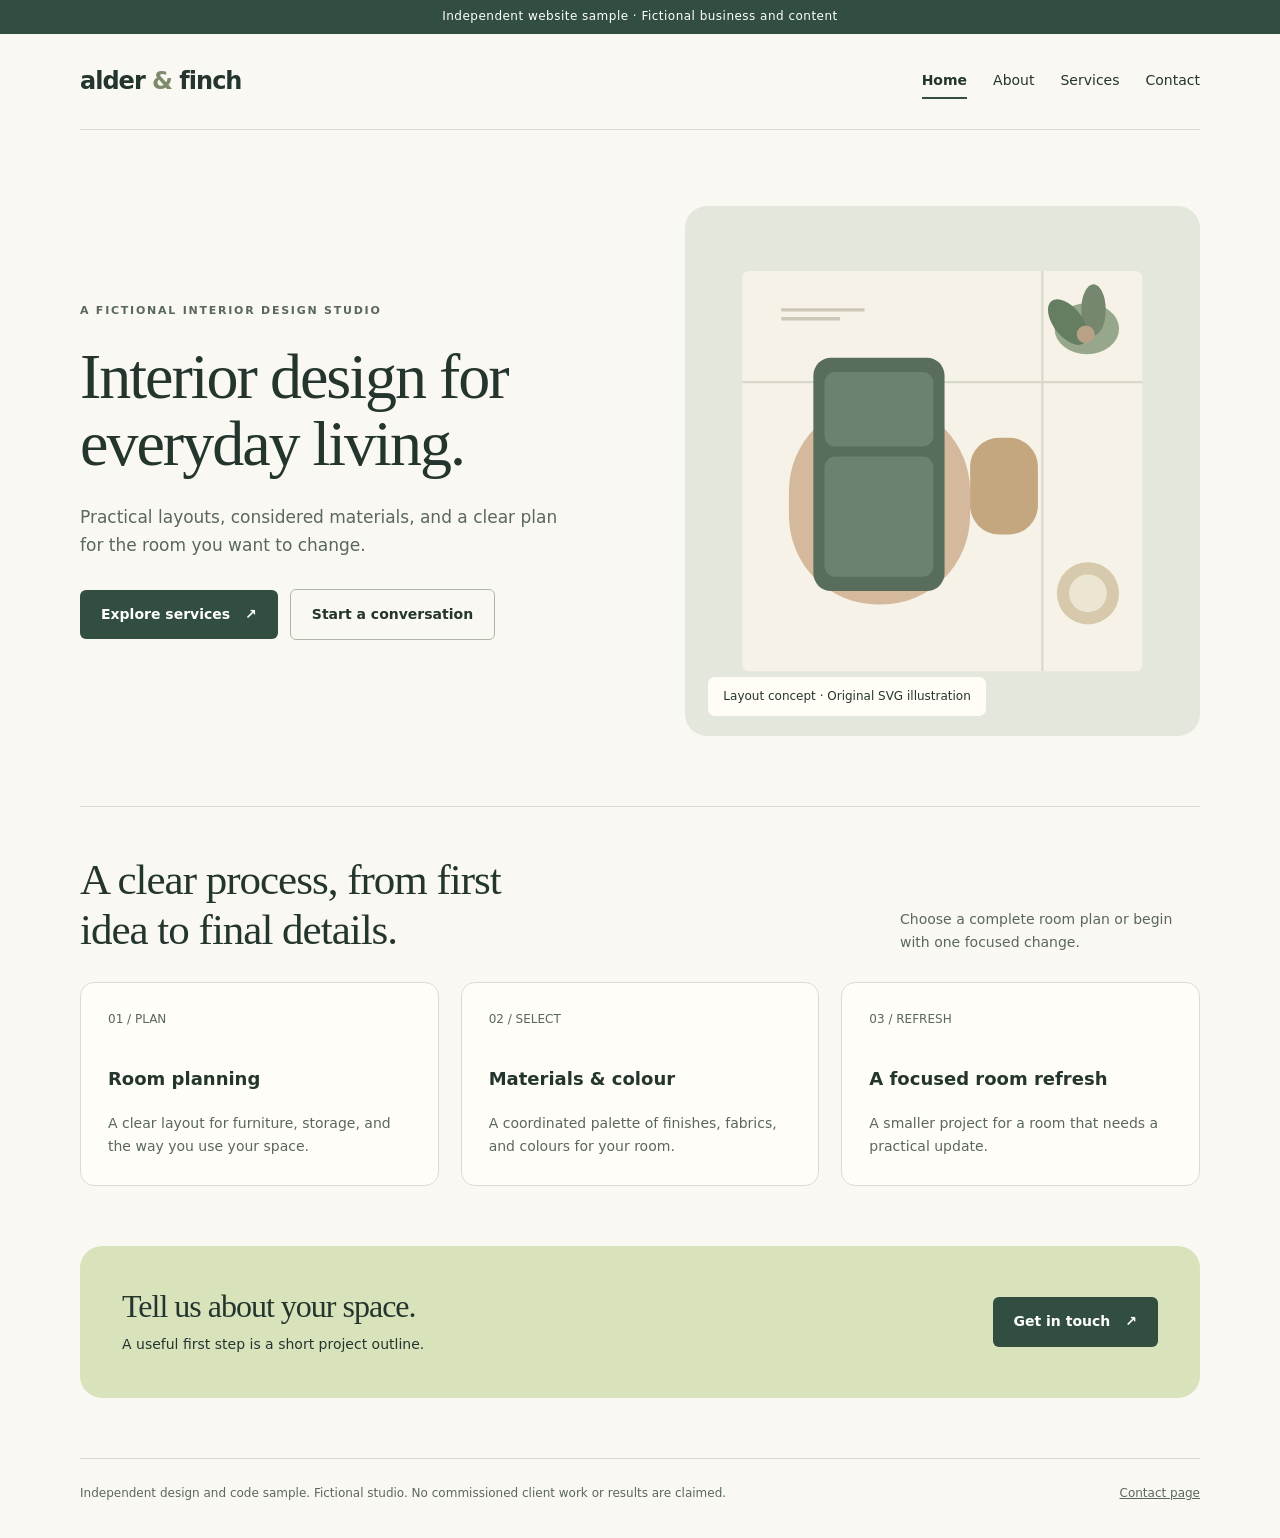
<file: index.html>
<!doctype html>
<html lang="en"><head><meta charset="utf-8"><meta name="viewport" content="width=device-width,initial-scale=1"><meta name="description" content="Independent four-page responsive website sample with fictional studio content."><title>Home | Alder &amp; Finch, sample website</title><link rel="stylesheet" href="styles.css"></head><body><a class="skip" href="#main">Skip to content</a><div class="samplebar">Independent website sample · Fictional business and content</div><div class="wrap"><header class="header"><a class="brand" href="index.html">alder <span>&amp;</span> finch</a><nav aria-label="Main navigation"><a href="index.html" aria-current="page">Home</a><a href="about.html">About</a><a href="services.html">Services</a><a href="contact.html">Contact</a></nav></header><main id="main"><section class="hero"><div><p class="eyebrow">A fictional interior design studio</p><h1>Interior design for everyday living.</h1><p class="intro">Practical layouts, considered materials, and a clear plan for the room you want to change.</p><div class="actions"><a class="button" href="services.html">Explore services <span aria-hidden="true">↗</span></a><a class="button secondary" href="contact.html">Start a conversation</a></div></div><div class="visual" aria-label="Decorative illustration of a room layout"><svg viewBox="0 0 400 400" aria-hidden="true"><rect x="20" y="20" width="360" height="360" rx="6" fill="#f6f2e8"/><path d="M20 120h360M290 20v360" stroke="#d8d9ca" stroke-width="2"/><rect x="62" y="138" width="163" height="182" rx="80" fill="#d4b99d"/><rect x="84" y="98" width="118" height="210" rx="16" fill="#586d5c"/><rect x="94" y="111" width="98" height="67" rx="10" fill="#6c816f"/><rect x="94" y="187" width="98" height="108" rx="10" fill="#6c816f"/><rect x="225" y="170" width="61" height="87" rx="26" fill="#c5a77f"/><ellipse cx="330" cy="72" rx="29" ry="23" fill="#97a78b"/><ellipse cx="336" cy="55" rx="11" ry="23" fill="#75876e"/><ellipse cx="313" cy="66" rx="13" ry="24" transform="rotate(-38 313 66)" fill="#657d60"/><circle cx="329" cy="77" r="8" fill="#b9a187"/><path d="M55 55h75M55 63h53" stroke="#cec8b8" stroke-width="3"/><circle cx="331" cy="310" r="28" fill="#d7caac"/><circle cx="331" cy="310" r="17" fill="#ece5d2"/></svg><div class="visualtag">Layout concept · Original SVG illustration</div></div></section><section class="section rule"><div class="sectionhead"><h2>A clear process, from first idea to final details.</h2><p>Choose a complete room plan or begin with one focused change.</p></div><div class="grid"><article class="card"><span class="num">01 / PLAN</span><h3>Room planning</h3><p>A clear layout for furniture, storage, and the way you use your space.</p></article><article class="card"><span class="num">02 / SELECT</span><h3>Materials &amp; colour</h3><p>A coordinated palette of finishes, fabrics, and colours for your room.</p></article><article class="card"><span class="num">03 / REFRESH</span><h3>A focused room refresh</h3><p>A smaller project for a room that needs a practical update.</p></article></div></section><section class="banner"><div><h2>Tell us about your space.</h2><p>A useful first step is a short project outline.</p></div><a class="button" href="contact.html">Get in touch <span aria-hidden="true">↗</span></a></section></main><footer><p>Independent design and code sample. Fictional studio. No commissioned client work or results are claimed.</p><a href="contact.html">Contact page</a></footer></div></body></html>
</file>
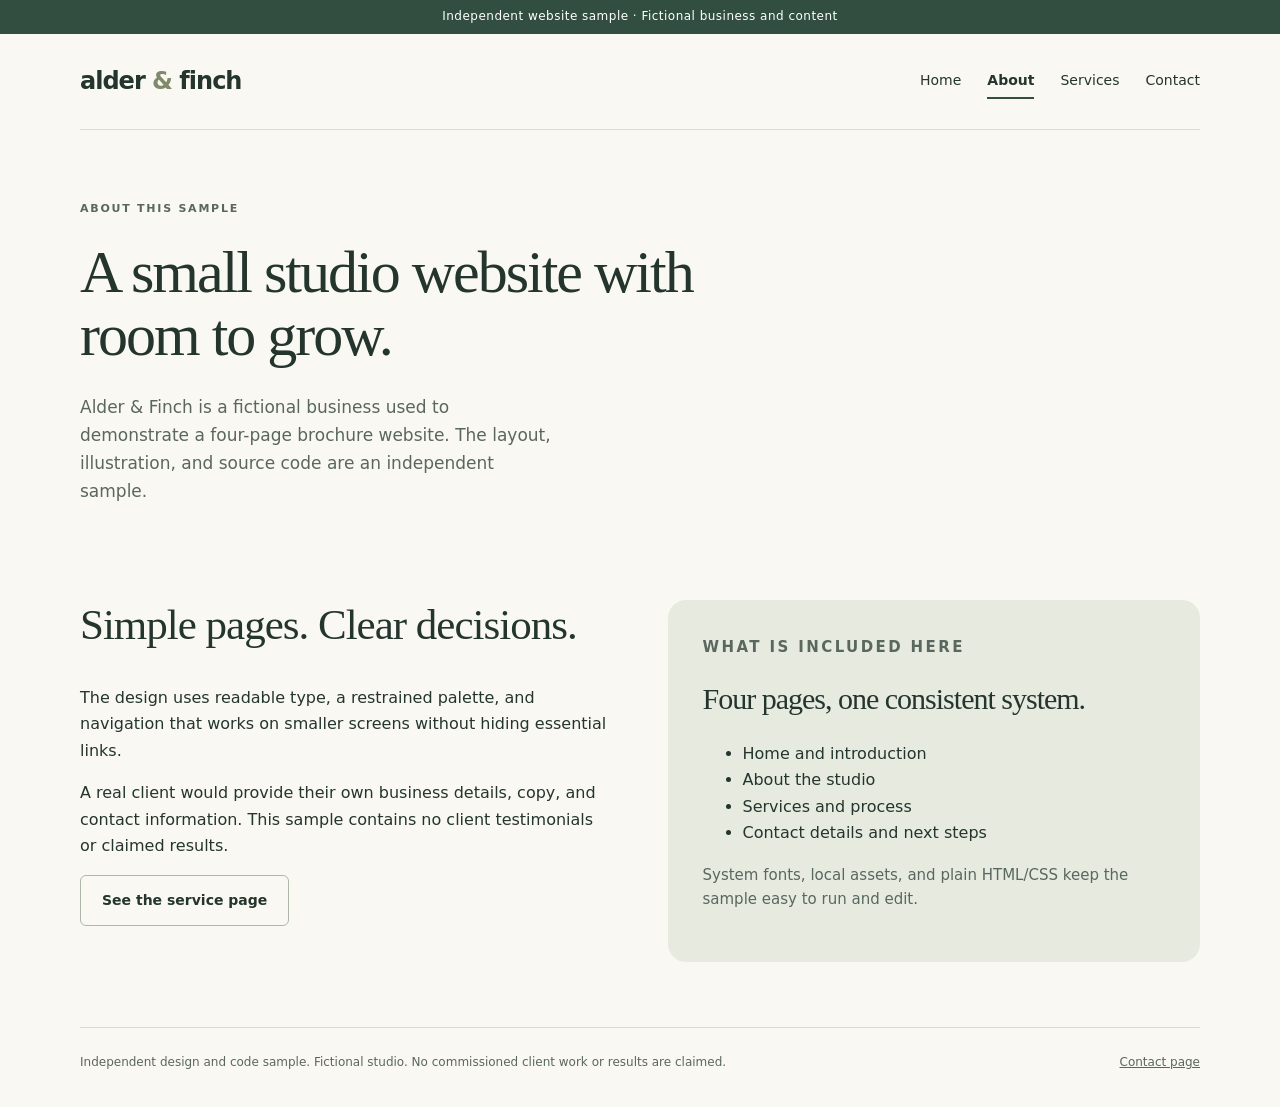
<file: about.html>
<!doctype html>
<html lang="en"><head><meta charset="utf-8"><meta name="viewport" content="width=device-width,initial-scale=1"><meta name="description" content="Independent four-page responsive website sample with fictional studio content."><title>About | Alder &amp; Finch, sample website</title><link rel="stylesheet" href="styles.css"></head><body><a class="skip" href="#main">Skip to content</a><div class="samplebar">Independent website sample · Fictional business and content</div><div class="wrap"><header class="header"><a class="brand" href="index.html">alder <span>&amp;</span> finch</a><nav aria-label="Main navigation"><a href="index.html">Home</a><a href="about.html" aria-current="page">About</a><a href="services.html">Services</a><a href="contact.html">Contact</a></nav></header><main id="main"><header class="pagehead"><p class="eyebrow">About this sample</p><h1>A small studio website with room to grow.</h1><p class="intro">Alder &amp; Finch is a fictional business used to demonstrate a four-page brochure website. The layout, illustration, and source code are an independent sample.</p></header><section class="split"><div><h2>Simple pages. Clear decisions.</h2><p>The design uses readable type, a restrained palette, and navigation that works on smaller screens without hiding essential links.</p><p>A real client would provide their own business details, copy, and contact information. This sample contains no client testimonials or claimed results.</p><a class="button secondary" href="services.html">See the service page</a></div><aside class="panel"><p class="eyebrow">What is included here</p><h2>Four pages, one consistent system.</h2><ul><li>Home and introduction</li><li>About the studio</li><li>Services and process</li><li>Contact details and next steps</li></ul><p>System fonts, local assets, and plain HTML/CSS keep the sample easy to run and edit.</p></aside></section></main><footer><p>Independent design and code sample. Fictional studio. No commissioned client work or results are claimed.</p><a href="contact.html">Contact page</a></footer></div></body></html>
</file>
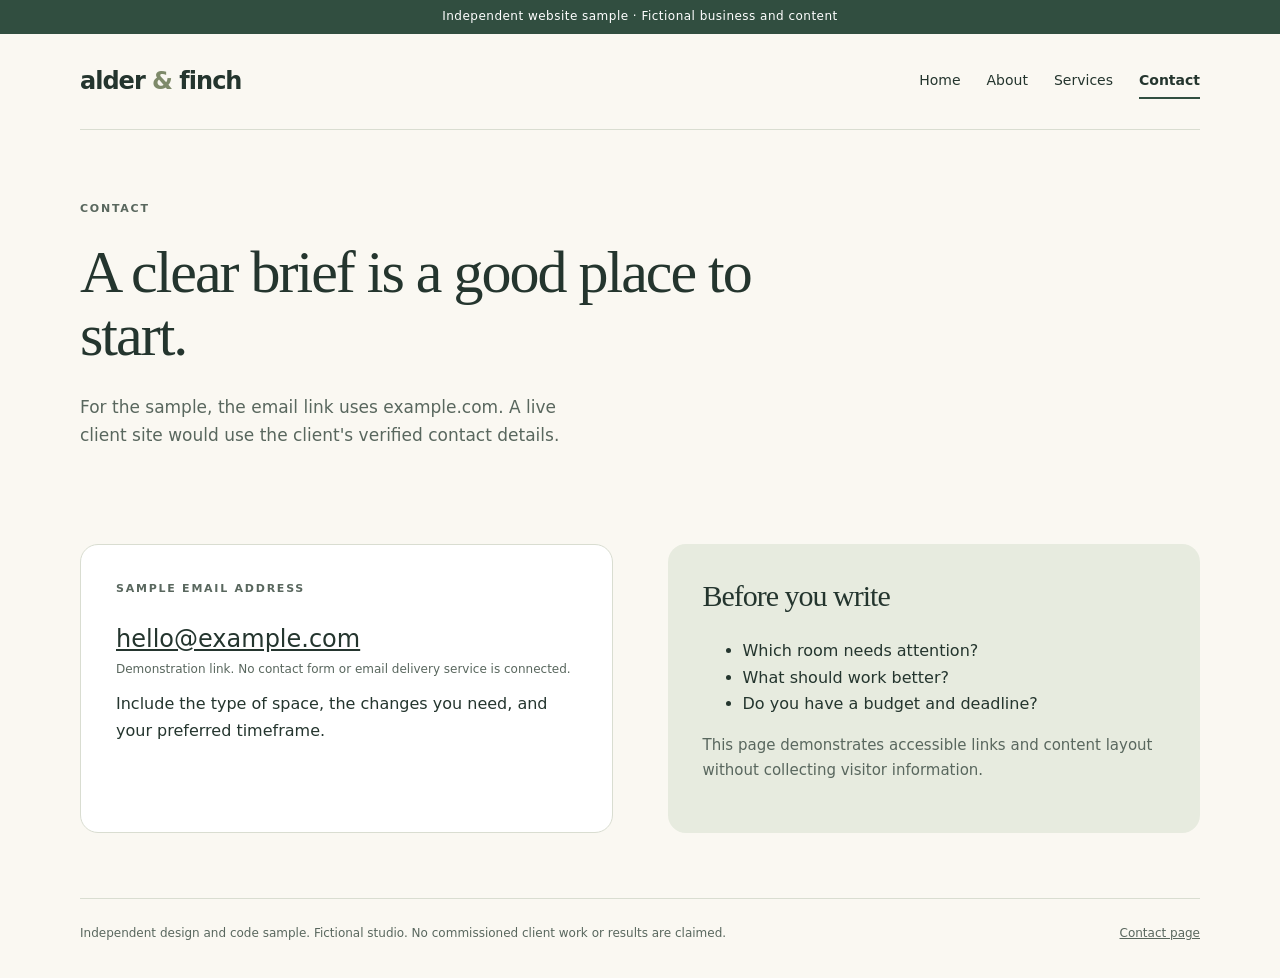
<file: contact.html>
<!doctype html>
<html lang="en"><head><meta charset="utf-8"><meta name="viewport" content="width=device-width,initial-scale=1"><meta name="description" content="Independent four-page responsive website sample with fictional studio content."><title>Contact | Alder &amp; Finch, sample website</title><link rel="stylesheet" href="styles.css"></head><body><a class="skip" href="#main">Skip to content</a><div class="samplebar">Independent website sample · Fictional business and content</div><div class="wrap"><header class="header"><a class="brand" href="index.html">alder <span>&amp;</span> finch</a><nav aria-label="Main navigation"><a href="index.html">Home</a><a href="about.html">About</a><a href="services.html">Services</a><a href="contact.html" aria-current="page">Contact</a></nav></header><main id="main"><header class="pagehead"><p class="eyebrow">Contact</p><h1>A clear brief is a good place to start.</h1><p class="intro">For the sample, the email link uses example.com. A live client site would use the client's verified contact details.</p></header><section class="split"><div class="contactbox"><p class="eyebrow">Sample email address</p><a class="email" href="mailto:hello@example.com">hello@example.com</a><p class="small">Demonstration link. No contact form or email delivery service is connected.</p><p>Include the type of space, the changes you need, and your preferred timeframe.</p></div><aside class="panel"><h2>Before you write</h2><ul><li>Which room needs attention?</li><li>What should work better?</li><li>Do you have a budget and deadline?</li></ul><p>This page demonstrates accessible links and content layout without collecting visitor information.</p></aside></section></main><footer><p>Independent design and code sample. Fictional studio. No commissioned client work or results are claimed.</p><a href="contact.html">Contact page</a></footer></div></body></html>
</file>
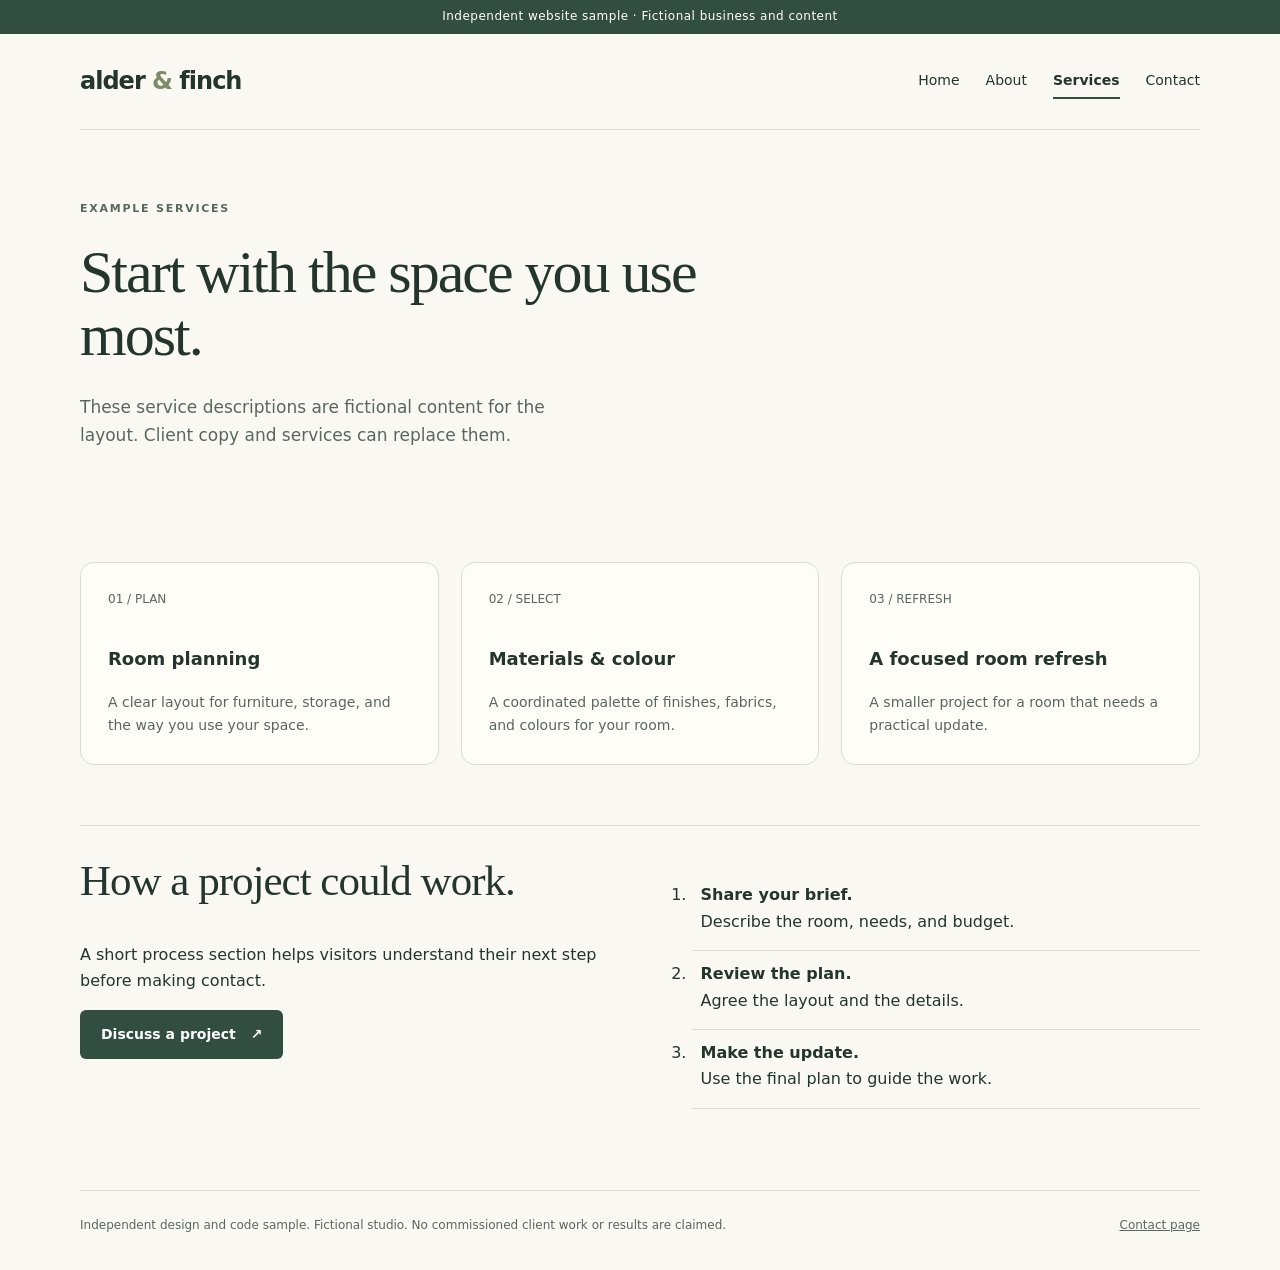
<file: services.html>
<!doctype html>
<html lang="en"><head><meta charset="utf-8"><meta name="viewport" content="width=device-width,initial-scale=1"><meta name="description" content="Independent four-page responsive website sample with fictional studio content."><title>Services | Alder &amp; Finch, sample website</title><link rel="stylesheet" href="styles.css"></head><body><a class="skip" href="#main">Skip to content</a><div class="samplebar">Independent website sample · Fictional business and content</div><div class="wrap"><header class="header"><a class="brand" href="index.html">alder <span>&amp;</span> finch</a><nav aria-label="Main navigation"><a href="index.html">Home</a><a href="about.html">About</a><a href="services.html" aria-current="page">Services</a><a href="contact.html">Contact</a></nav></header><main id="main"><header class="pagehead"><p class="eyebrow">Example services</p><h1>Start with the space you use most.</h1><p class="intro">These service descriptions are fictional content for the layout. Client copy and services can replace them.</p></header><section class="section"><div class="grid"><article class="card"><span class="num">01 / PLAN</span><h3>Room planning</h3><p>A clear layout for furniture, storage, and the way you use your space.</p></article><article class="card"><span class="num">02 / SELECT</span><h3>Materials &amp; colour</h3><p>A coordinated palette of finishes, fabrics, and colours for your room.</p></article><article class="card"><span class="num">03 / REFRESH</span><h3>A focused room refresh</h3><p>A smaller project for a room that needs a practical update.</p></article></div></section><section class="split rule"><div><h2>How a project could work.</h2><p>A short process section helps visitors understand their next step before making contact.</p><a class="button" href="contact.html">Discuss a project <span aria-hidden="true">↗</span></a></div><ol class="steps"><li><strong>Share your brief.</strong><br>Describe the room, needs, and budget.</li><li><strong>Review the plan.</strong><br>Agree the layout and the details.</li><li><strong>Make the update.</strong><br>Use the final plan to guide the work.</li></ol></section></main><footer><p>Independent design and code sample. Fictional studio. No commissioned client work or results are claimed.</p><a href="contact.html">Contact page</a></footer></div></body></html>
</file>
<file: styles.css>
:root{--ink:#24352e;--muted:#59675e;--paper:#faf8f2;--line:#d9ddd1;--green:#314e40;--accent:#d8e3bc;--white:#fff;--radius:22px}*{box-sizing:border-box}html{scroll-behavior:smooth}body{margin:0;background:var(--paper);color:var(--ink);font:16px/1.65 system-ui,-apple-system,BlinkMacSystemFont,"Segoe UI",sans-serif}a{color:inherit}a:focus-visible{outline:3px solid #4b70b5;outline-offset:6px}.skip{position:absolute;left:12px;top:-100px;background:white;padding:12px;z-index:3}.skip:focus{top:12px}.wrap{width:min(1120px,calc(100% - 48px));margin:auto}.samplebar{background:var(--green);color:#fff;text-align:center;font-size:12px;padding:7px 16px;letter-spacing:.04em}.header{display:flex;justify-content:space-between;align-items:center;gap:20px;padding:28px 0;border-bottom:1px solid var(--line)}.brand{text-decoration:none;font-weight:750;font-size:24px;letter-spacing:-1px}.brand span{color:#7e8a6a}nav{display:flex;gap:26px;flex-wrap:wrap}nav a{text-decoration:none;font-size:14px;padding:5px 0;border-bottom:2px solid transparent}nav a[aria-current=page]{border-color:var(--green);font-weight:650}.hero{display:grid;grid-template-columns:1.05fr 1fr;gap:65px;align-items:center;padding:76px 0 70px}.eyebrow{text-transform:uppercase;letter-spacing:.16em;font-size:11px;font-weight:700;color:var(--muted);margin:0 0 22px}h1,h2,h3,p{margin-top:0}h1{font-family:Georgia,serif;font-size:clamp(40px,5vw,68px);font-weight:400;line-height:1.06;letter-spacing:-2px;margin-bottom:25px}h2{font:400 clamp(30px,3.5vw,43px)/1.15 Georgia,serif;letter-spacing:-1px}h3{font-size:18px;font-weight:600}.intro{font-size:17px;color:var(--muted);max-width:480px;margin-bottom:30px}.actions{display:flex;gap:12px;align-items:center;flex-wrap:wrap}.button{display:inline-flex;align-items:center;justify-content:center;gap:15px;border-radius:6px;background:var(--green);color:#fff;padding:13px 21px;text-decoration:none;font-size:14px;font-weight:550;min-height:48px}.button.secondary{background:transparent;color:var(--ink);border:1px solid #afb8a8}.small{font-size:12px;color:var(--muted)}.visual{aspect-ratio:1/1.03;background:#e4e7dc;border-radius:var(--radius);padding:35px;position:relative;overflow:hidden}.visual svg{width:100%;height:100%;display:block}.visualtag{position:absolute;left:23px;bottom:20px;background:#fffdf6;padding:10px 15px;border-radius:7px;font-size:12px}.rule{border-top:1px solid var(--line)}.section{padding:48px 0 60px}.sectionhead{display:flex;gap:24px;align-items:end;justify-content:space-between;margin-bottom:28px}.sectionhead h2{max-width:480px;margin-bottom:0}.sectionhead p{max-width:300px;font-size:14px;color:var(--muted);margin-bottom:0}.grid{display:grid;grid-template-columns:repeat(3,1fr);gap:22px}.card{border:1px solid var(--line);padding:27px;border-radius:14px;background:#fffdf8}.card .num{font-size:12px;color:var(--muted);display:block;margin-bottom:34px}.card p{font-size:14px;color:var(--muted);margin-bottom:0}.banner{background:var(--accent);padding:42px;border-radius:var(--radius);display:flex;gap:25px;align-items:center;justify-content:space-between;margin:0 0 60px}.banner h2{font-size:32px;margin-bottom:8px}.banner p{margin:0;font-size:14px}.pagehead{padding:70px 0 35px;max-width:730px}.pagehead h1{font-size:clamp(40px,5vw,60px)}.split{display:grid;grid-template-columns:1fr 1fr;gap:55px;padding:30px 0 65px}.panel{background:#e7ebdf;padding:35px;border-radius:18px}.panel h2{font-size:30px}.panel p{color:var(--muted);font-size:15px}.steps{padding-left:24px}.steps li{padding:10px 0 15px 9px;border-bottom:1px solid var(--line)}.contactbox{background:var(--white);border:1px solid var(--line);padding:35px;border-radius:18px}.email{overflow-wrap:anywhere;font-size:clamp(16px,2vw,24px)}footer{border-top:1px solid var(--line);padding:25px 0 34px;display:flex;gap:18px;justify-content:space-between;color:var(--muted);font-size:12px}footer p{margin:0;max-width:650px}footer a{white-space:nowrap}@media(max-width:760px){.wrap{width:calc(100% - 32px)}.header{align-items:flex-start;flex-direction:column;padding:22px 0;gap:14px}nav{gap:24px}.hero{grid-template-columns:1fr;gap:30px;padding:43px 0}.hero h1{max-width:500px}.visual{aspect-ratio:1.15/1;max-height:420px}.grid{grid-template-columns:1fr}.sectionhead,.banner{align-items:flex-start;flex-direction:column}.sectionhead p{max-width:none}.banner{padding:28px;margin-bottom:35px}.split{grid-template-columns:1fr;gap:25px}.pagehead{padding-top:44px}.section{padding:34px 0 40px}footer{flex-direction:column}.card .num{margin-bottom:18px}.intro{font-size:16px}}@media(prefers-reduced-motion:reduce){html{scroll-behavior:auto}}
</file>
